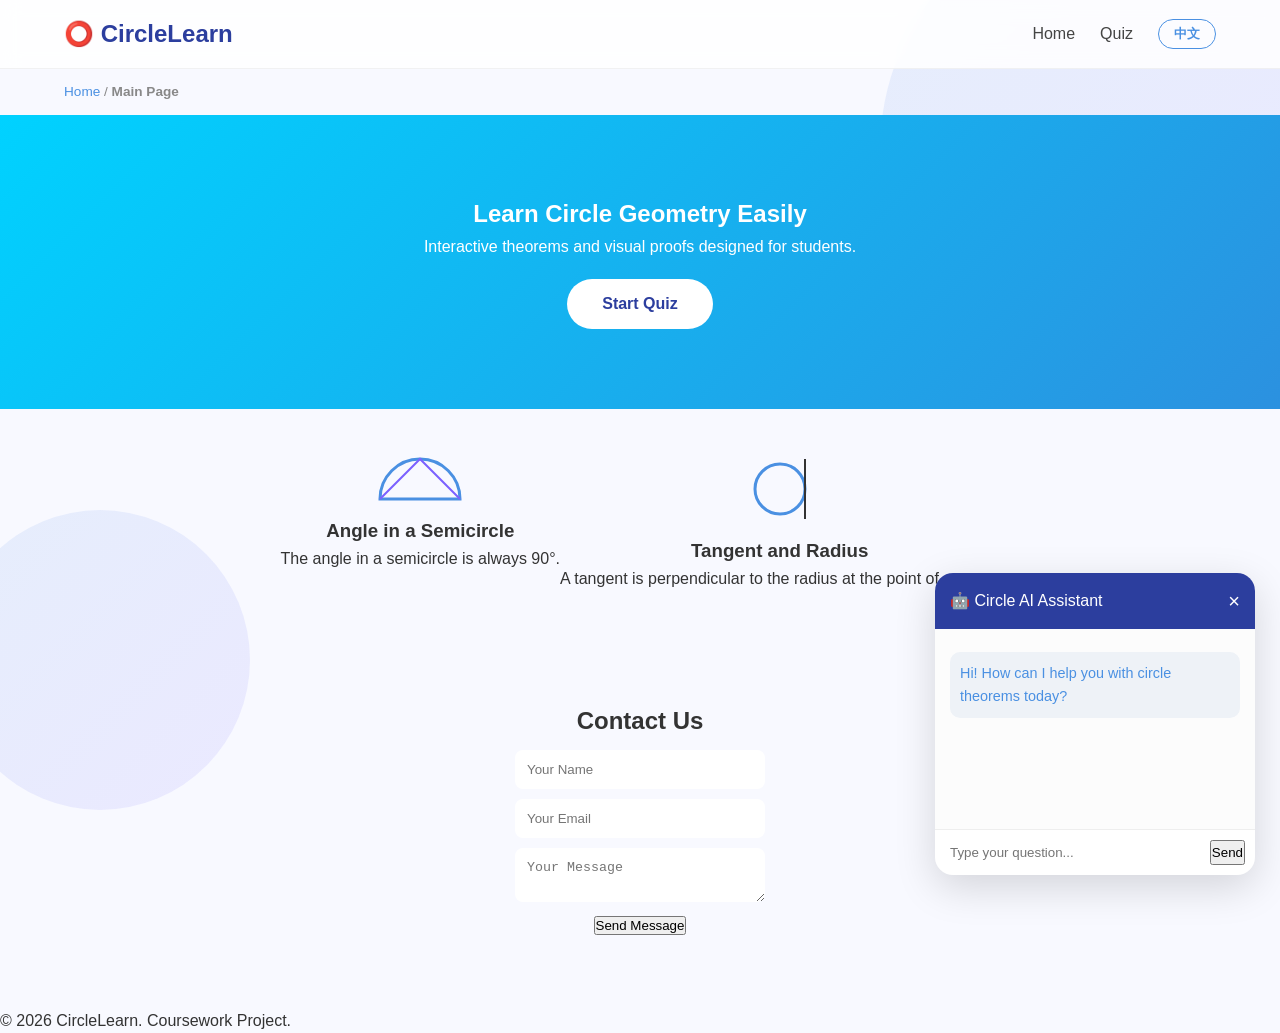
<file: index.html>
<!DOCTYPE html>
<html lang="en">
<head>
    <meta charset="UTF-8">
    <meta name="viewport" content="width=device-width, initial-scale=1.0">
    <title>CircleLearn - Professional Version</title>
    <link rel="stylesheet" href="style.css">
</head>
<body>

    <div class="bg-decoration">
        <div class="circle circle-large"></div>
        <div class="circle circle-small"></div>
    </div>


    <nav class="main-nav">
        <div class="logo" onclick="location.href='index.html'">⭕ CircleLearn</div>
        
        <div class="nav-links">
            <a href="index.html" id="nav-home">Home</a>
            <a href="quiz.html" id="nav-quiz">Quiz</a>
            <button id="lang-toggle" class="lang-btn">中文</button>
        </div>
    </nav>


    <div class="breadcrumb-container">
        <a href="index.html" id="breadcrumb-home">Home</a> 
        <span>/</span> 
        <strong id="current-page">Main Page</strong>
    </div>


    <main class="content-wrapper">
        
        <section class="hero-section fade-in">
            <h1 id="hero-title">Learn Circle Geometry Easily</h1>
            <p id="hero-desc">Interactive theorems and visual proofs designed for students.</p>
            <a href="quiz.html" class="btn-main" id="hero-btn">Start Quiz</a>
        </section>

        <section class="cards-grid fade-in">
            <div class="visual-aid" style="text-align: center; margin-bottom: 10px;">
                 <svg width="100" height="60" viewBox="0 0 100 60">
                     <path d="M 10 50 A 40 40 0 0 1 90 50 Z" fill="none" stroke="#4A90E2" stroke-width="3"/>
                     <path d="M 10 50 L 50 10 L 90 50" fill="none" stroke="#7B61FF" stroke-width="2"/>
                 </svg>
                 <h3 id="card-1-title">Angle in a Semicircle</h3>
                 <p id="card-1-desc">The angle in a semicircle is always 90°.</p>
             </div>
            <div class="visual-aid" style="text-align: center; margin-bottom: 10px;">
                 <svg width="100" height="80" viewBox="0 0 100 80">
                     <circle cx="50" cy="40" r="25" fill="none" stroke="#4A90E2" stroke-width="3"/>
                      <line x1="75" y1="10" x2="75" y2="70" stroke="#333" stroke-width="2"/>
                 </svg>
                 <h3 id="card-2-title">Tangent and Radius</h3>
                 <p id="card-2-desc">A tangent is perpendicular to the radius at the point of contact.</p>
            </div>
        </section>

    </main>
    
    <section class="contact fade-in">
    <h2 id="contact-title">Contact Us</h2>

    <input type="text" id="name-input" placeholder="Your Name">
    <input type="email" id="email-input" placeholder="Your Email">
    <textarea id="msg-input" placeholder="Your Message"></textarea>

    <button id="send-btn" onclick="sendMessage()">Send Message</button>

    <p id="form-status"></p>
</section>


    <div class="ai-floating-widget" id="ai-widget">
        <div class="ai-header">
            <span id="ai-title">🤖 Circle AI Assistant</span>
            <button class="ai-close-x" onclick="toggleAI()">×</button>
        </div>
        
        <div class="ai-body" id="chat-box">
            <p class="bot-text" id="ai-welcome">Hi! How can I help you with circle theorems today?</p>
        </div>
        
        <div class="ai-footer">
            <input type="text" id="ai-input" placeholder="Type your question...">
            <button class="ai-send-btn" id="ai-send-btn" onclick="askAI()">Send</button>
        </div>
    </div>

    <button class="ai-open-trigger" id="ai-open-btn" onclick="toggleAI()">💬</button>


    <footer class="main-footer">
        <p id="footer-text">© 2026 CircleLearn. Coursework Project.</p>
    </footer>


    <script src="script.js"></script>

</body>
</html>
</file>
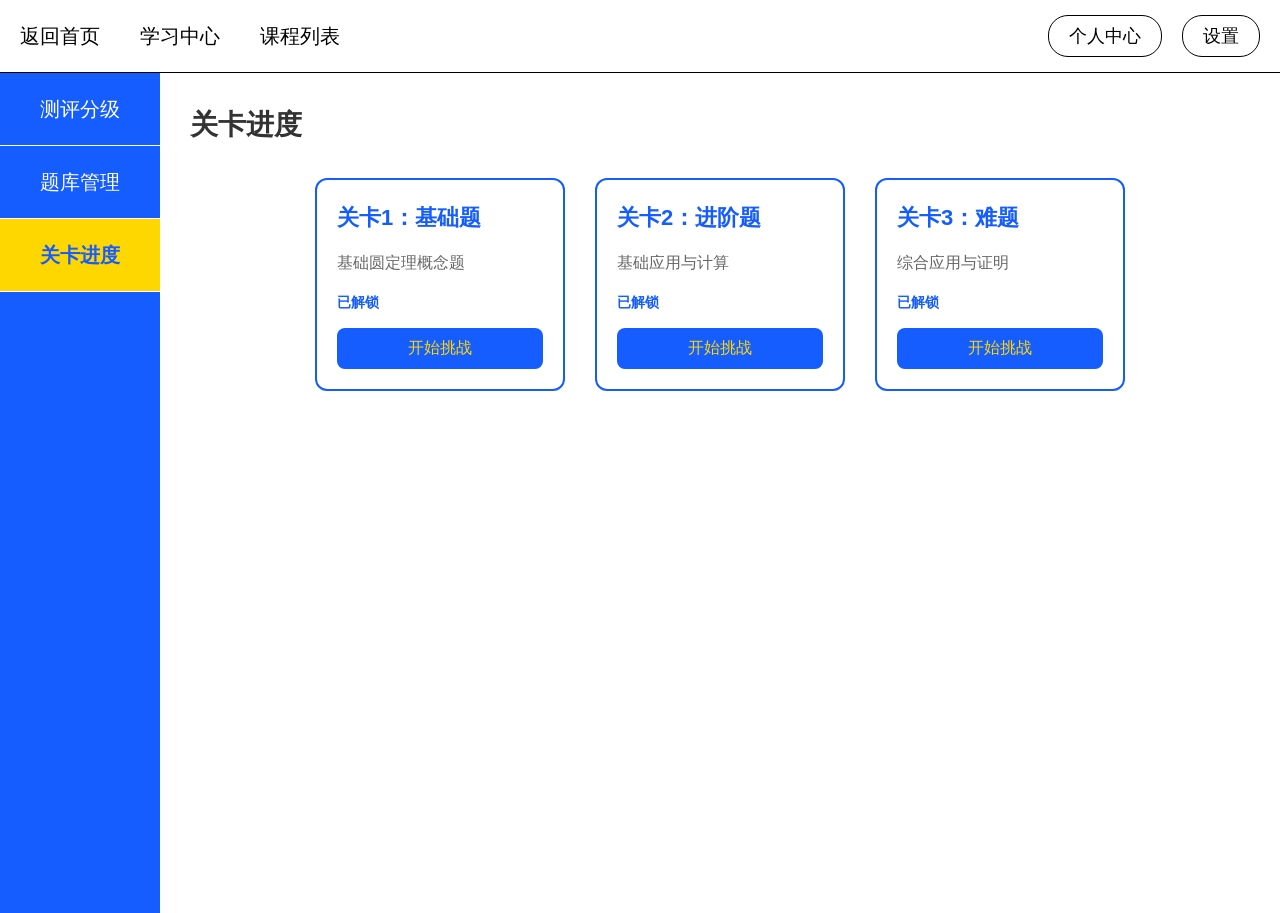
<file: level-progress.html>
<!DOCTYPE html>
<html lang="en">
<head>
    <meta charset="UTF-8">
    <meta name="viewport" content="width=device-width, initial-scale=1.0">
    <title>Circle Theorems - Level Progress</title>
    <link rel="stylesheet" href="../style.css">
    <link rel="stylesheet" href="level-progress.css">
</head>
<body>
    <!-- 顶部导航栏 -->
    <header class="top-nav">
        <a href="../index.html" class="nav-item">返回首页</a>
        <a href="../learning/learning.html" class="nav-item">学习中心</a>
        <a href="../courses/courses.html" class="nav-item">课程列表</a>
        <div class="nav-right">
            <button class="nav-btn">个人中心</button>
            <button class="nav-btn">设置</button>
        </div>
    </header>

    <div class="page-container">
        <!-- 左侧边栏 -->
        <aside class="sidebar">
            <div class="sidebar-item">测评分级</div>
            <div class="sidebar-item">题库管理</div>
            <div class="sidebar-item active">关卡进度</div>
        </aside>

        <!-- 主内容区 -->
        <main class="main-content">
            <div class="progress-header">关卡进度</div>

            <div class="level-container">
                <!-- 关卡1 -->
                <div class="level-card" id="level1-card">
                    <div class="level-title">关卡1：基础题</div>
                    <div class="level-desc">基础圆定理概念题</div>
                    <div class="level-status" id="level1-status">未解锁</div>
                    <button class="level-btn" id="level1-btn" onclick="startLevel('level1')">开始挑战</button>
                </div>

                <!-- 关卡2 -->
                <div class="level-card locked" id="level2-card">
                    <div class="level-title">关卡2：进阶题</div>
                    <div class="level-desc">基础应用与计算</div>
                    <div class="level-status" id="level2-status">未解锁</div>
                    <button class="level-btn" id="level2-btn" disabled onclick="startLevel('level2')">已锁定</button>
                </div>

                <!-- 关卡3 -->
                <div class="level-card locked" id="level3-card">
                    <div class="level-title">关卡3：难题</div>
                    <div class="level-desc">综合应用与证明</div>
                    <div class="level-status" id="level3-status">未解锁</div>
                    <button class="level-btn" id="level3-btn" disabled onclick="startLevel('level3')">已锁定</button>
                </div>
            </div>
        </main>
    </div>

    <script src="level-progress.js"></script>
</body>
</html>
</file>
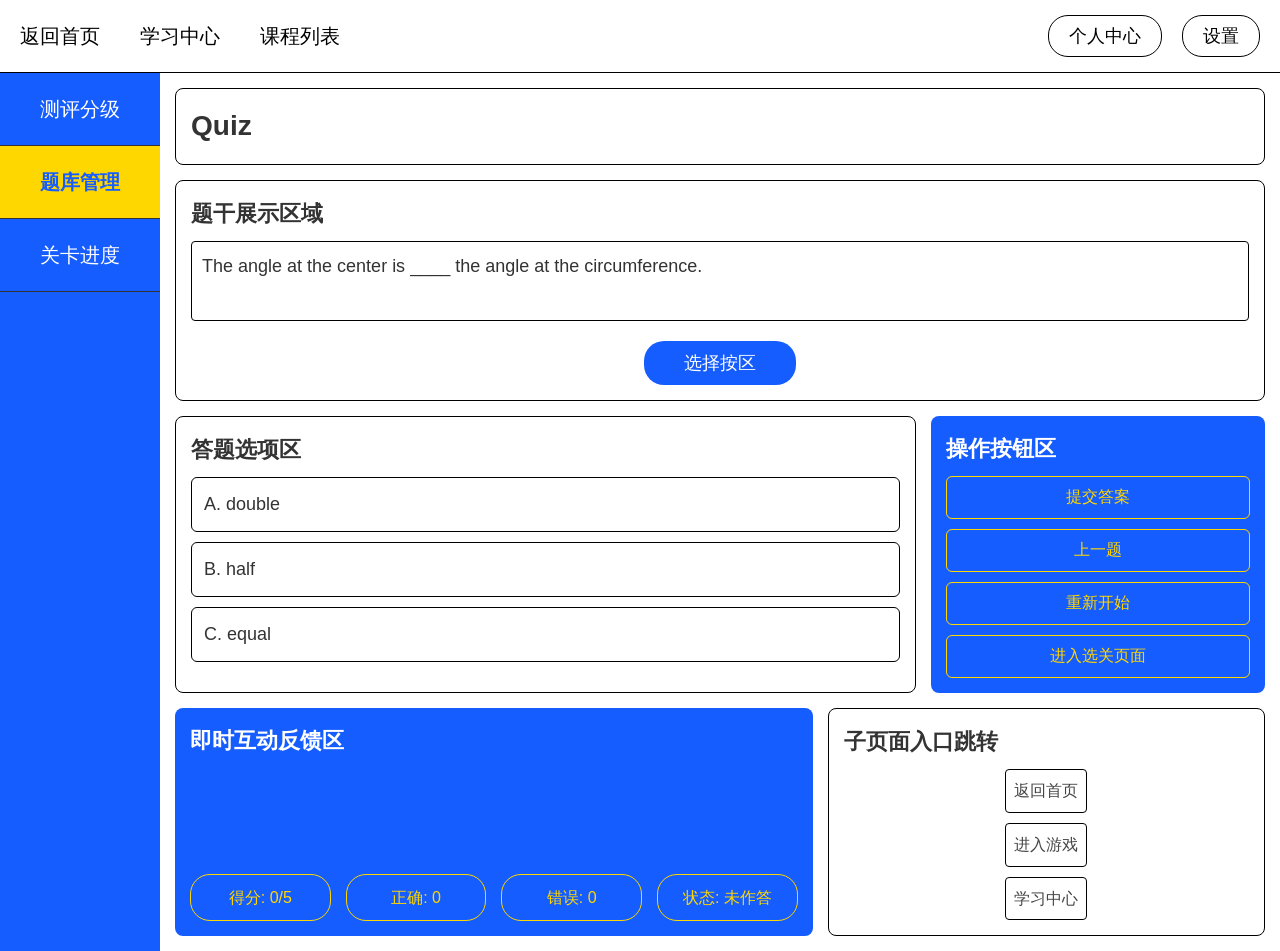
<file: quiz.html>
<!DOCTYPE html>
<html lang="en">
<head>
    <meta charset="UTF-8">
    <meta name="viewport" content="width=device-width, initial-scale=1.0">
    <title>Circle Theorems - Quiz</title>
    <link rel="stylesheet" href="../style.css">
    <link rel="stylesheet" href="quiz.css">
</head>
<body>
    <!-- 顶部导航栏 -->
    <header class="top-nav">
        <a href="../index.html" class="nav-item">返回首页</a>
        <a href="../learning/learning.html" class="nav-item">学习中心</a>
        <a href="../courses/courses.html" class="nav-item">课程列表</a>
        <div class="nav-right">
            <button class="nav-btn">个人中心</button>
            <button class="nav-btn">设置</button>
        </div>
    </header>

    <div class="page-container">
        <!-- 左侧边栏 -->
        <aside class="sidebar">
            <div class="sidebar-item">测评分级</div>
            <div class="sidebar-item active">题库管理</div>
            <div class="sidebar-item">关卡进度</div>
        </aside>

        <!-- 主内容区 -->
        <main class="main-content">
            <div class="quiz-header">Quiz</div>

            <!-- 第一行：仅保留题干展示区，占满整行 -->
            <div class="row">
                <div class="question-area full-width">
                    <div class="area-title">题干展示区域</div>
                    <div class="question-display">
                        <div id="question-text"></div>
                    </div>
                    <div class="select-btn-area">
                        <button class="select-btn">选择按区</button>
                    </div>
                </div>
            </div>

            <!-- 第二行：答题选项区7 + 操作按钮区3 -->
            <div class="row">
                <div class="options-area" style="flex: 7;">
                    <div class="area-title">答题选项区</div>
                    <div id="options-container" class="options-list"></div>
                </div>

                <div class="action-btn-area" style="flex: 3;">
                    <div class="area-title white-text">操作按钮区</div>
                    <div class="btn-group vertical">
                        <button id="submit-btn" class="action-btn">提交答案</button>
                        <button id="next-btn" class="action-btn" style="display: none;">下一题</button>
                        <button id="prev-btn" class="action-btn">上一题</button>
                        <button id="restart-btn" class="action-btn">重新开始</button>
                        <button id="goto-levels-btn" class="action-btn">进入选关页面</button>
                    </div>
                </div>
            </div>

            <!-- 第三行：反馈区 + 跳转区 -->
            <div class="row">
                <div class="feedback-area">
                    <div class="area-title white-text">即时互动反馈区</div>
                    <div class="feedback-buttons">
                        <div class="feedback-btn" id="feedback-score">得分: 0/5</div>
                        <div class="feedback-btn" id="feedback-correct">正确: 0</div>
                        <div class="feedback-btn" id="feedback-wrong">错误: 0</div>
                        <div class="feedback-btn" id="feedback-status">状态: 未作答</div>
                    </div>
                </div>

                <div class="nav-area">
                    <div class="area-title">子页面入口跳转</div>
                    <div class="nav-links">
                        <a href="../index.html" class="nav-link">返回首页</a>
                        <a href="../game/game.html" class="nav-link">进入游戏</a>
                        <a href="../learning/learning.html" class="nav-link">学习中心</a>
                    </div>
                </div>
            </div>
        </main>
    </div>

    <script src="quiz.js"></script>
</body>
</html>
</file>
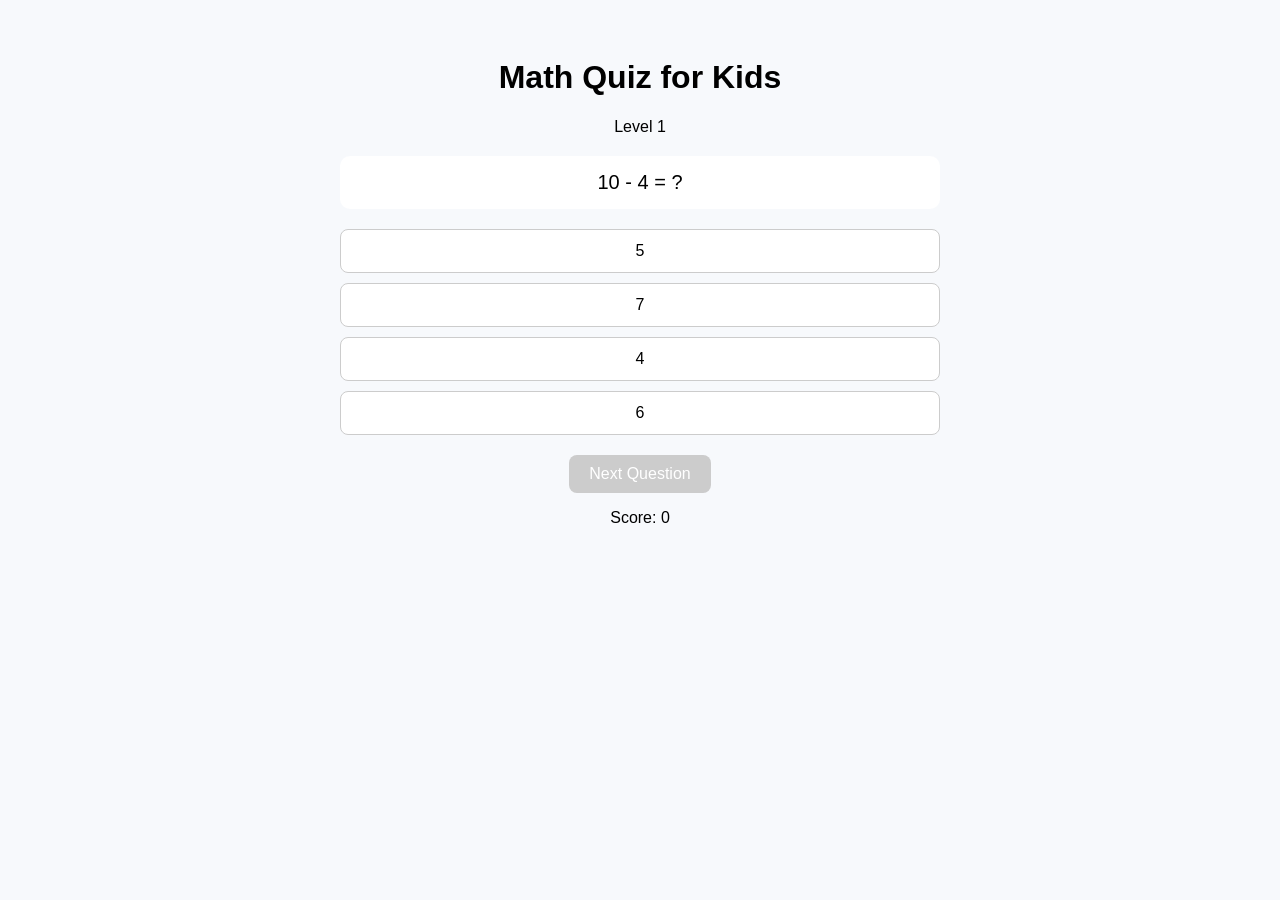
<file: quiz.v1/quiz_v1.html>
<!DOCTYPE html>
<html lang="en">
<head>
    <meta charset="UTF-8">
    <meta name="viewport" content="width=device-width, initial-scale=1.0">
    <title>Quiz V1 - Kids Math Game</title>
    <link rel="stylesheet" href="quiz_v1.css">
</head>
<body>
    <div class="container">
        <h1>Math Quiz for Kids</h1>
        <p id="level">Level 1</p>

        <div class="question" id="question">Loading question...</div>
        
        <div class="options" id="options"></div>
        
        <div class="feedback" id="feedback"></div>
        
        <button id="nextBtn" onclick="nextQuestion()" disabled>Next Question</button>
        <p id="score">Score: 0</p>
    </div>

    <script src="quiz_v1.js"></script>
</body>
</html>
</file>
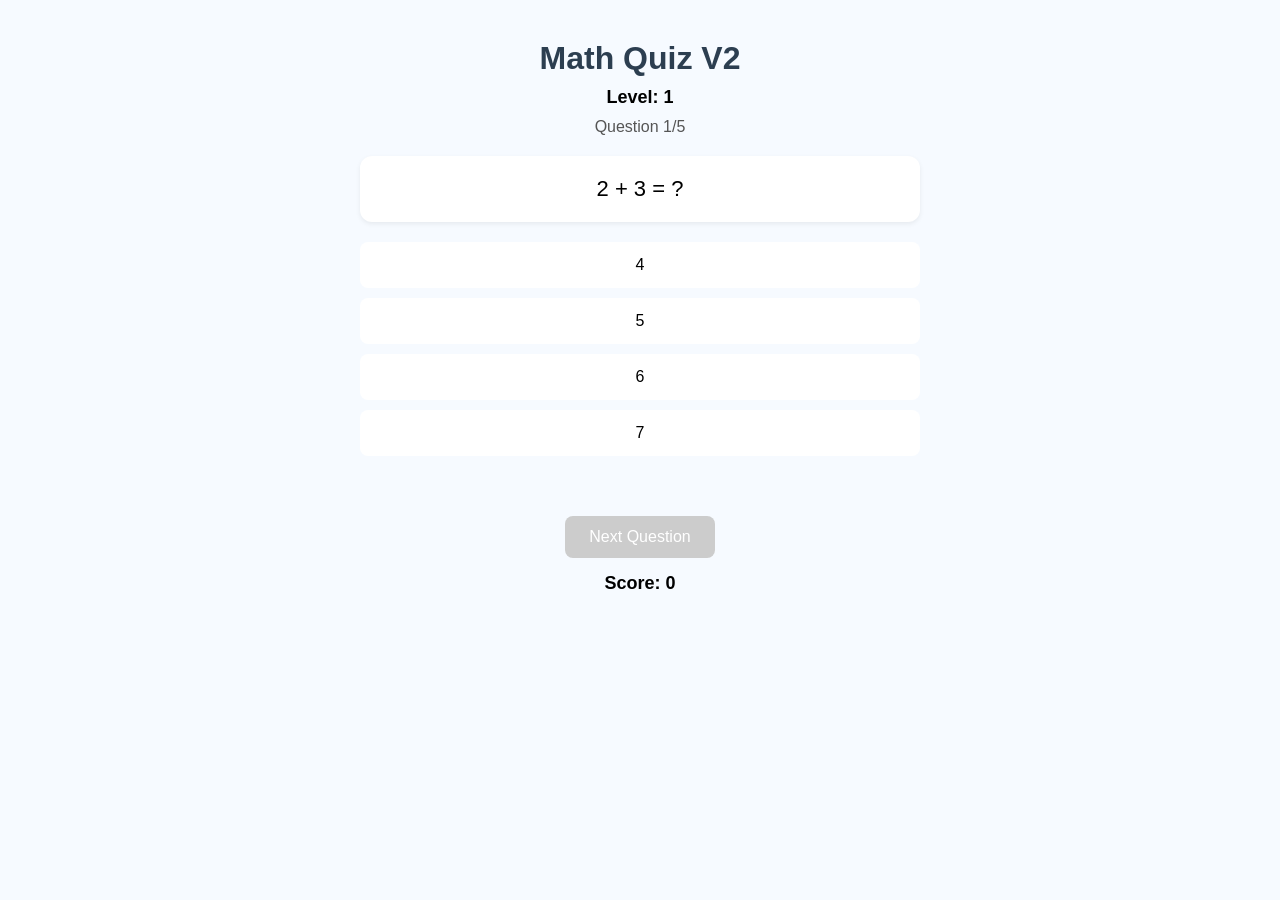
<file: quiz.v2/quiz.html>
<!DOCTYPE html>
<html lang="en">
<head>
  <meta charset="UTF-8" />
  <meta name="viewport" content="width=device-width, initial-scale=1.0"/>
  <title>Quiz V2 - Kids Math</title>
  <link rel="stylesheet" href="quiz.css" />
</head>
<body>
  <div class="container">
    <h1>Math Quiz V2</h1>
    <div class="level">Level: <span id="currentLevel">1</span></div>

    <div class="progress">
      Question <span id="qNum">1</span>/5
    </div>

    <div class="question" id="question">Loading...</div>
    <div class="options" id="options"></div>
    <div class="feedback" id="feedback"></div>

    <button id="nextBtn" disabled>Next Question</button>
    <div class="score">Score: <span id="score">0</span></div>

    <div class="result" id="result" style="display:none;">
      <h2>Quiz Finished!</h2>
      <p>Final Score: <span id="finalScore">0</span>/5</p>
      <button onclick="restart()">Try Again</button>
    </div>
  </div>

  <script src="quiz.js"></script>
</body>
</html>
</file>
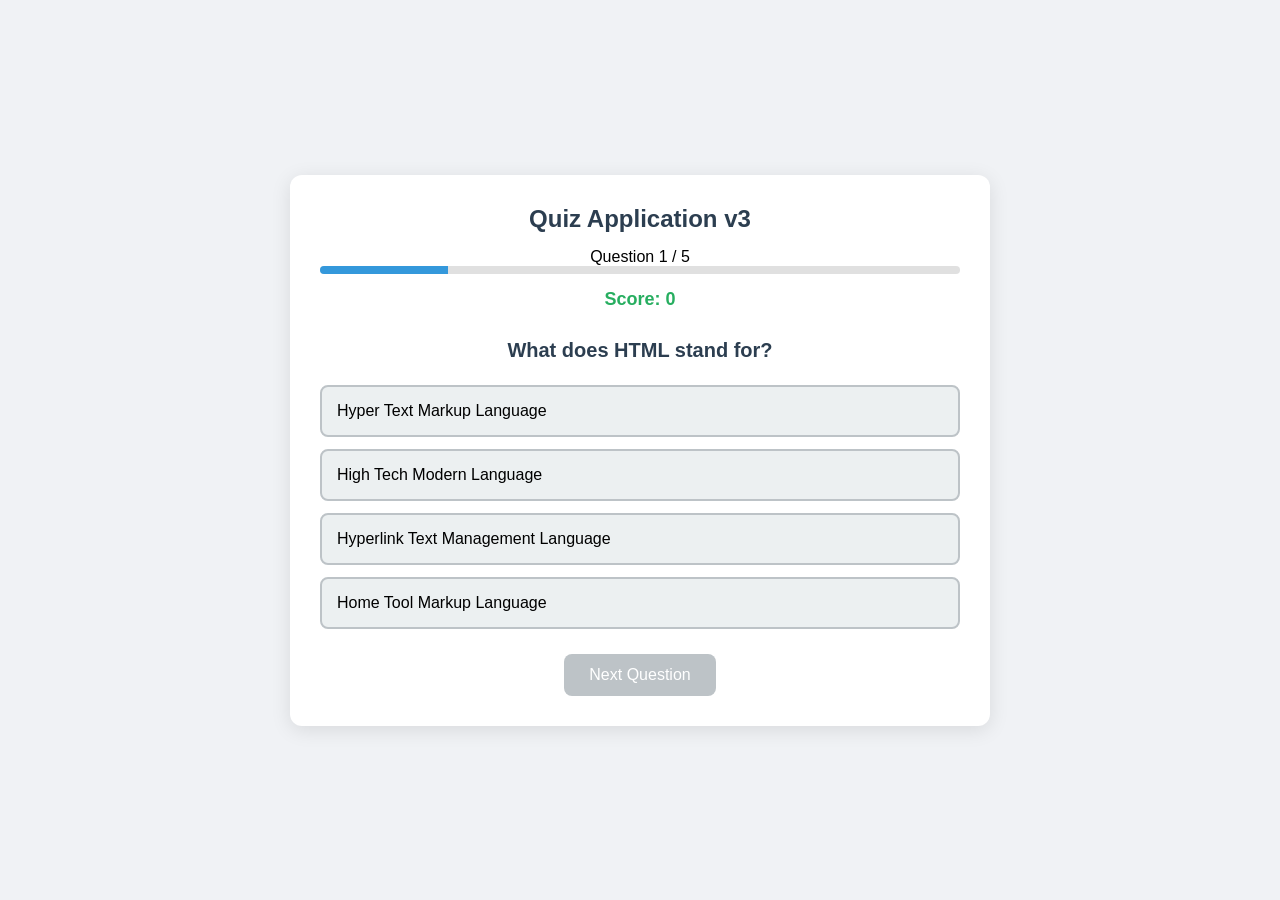
<file: quiz.v3/quiz.html>
<!DOCTYPE html>
<html lang="en">
<head>
    <meta charset="UTF-8">
    <meta name="viewport" content="width=device-width, initial-scale=1.0">
    <title>Quiz App v3</title>
    <link rel="stylesheet" href="quiz.css">
</head>
<body>
    <div class="quiz-container">
        <div class="quiz-header">
            <h1>Quiz Application v3</h1>
            <div class="progress">
                <span id="progress-text">Question <span id="current-question">1</span> / <span id="total-questions">5</span></span>
                <div class="progress-bar">
                    <div id="progress-fill"></div>
                </div>
            </div>
            <div class="score-display">Score: <span id="score">0</span></div>
        </div>

        <div id="quiz-content">
            <h2 id="question"></h2>
            <div id="answers" class="answers-container"></div>
        </div>

        <div class="controls">
            <button id="next-btn" class="btn" disabled>Next Question</button>
            <button id="restart-btn" class="btn" style="display:none;">Restart Quiz</button>
        </div>

        <div id="result" class="result-container" style="display:none;">
            <h2>Quiz Completed!</h2>
            <p>Your final score: <span id="final-score"></span>/<span id="final-total"></span></p>
            <p id="performance-text"></p>
        </div>
    </div>

    <script src="quiz.js"></script>
</body>
</html>
</file>
<file: style.css>
/* =========================================
   1. 全局基础样式 (Global Settings)
   ========================================= */
* { box-sizing: border-box; margin: 0; padding: 0; }
body {
    font-family: 'Segoe UI', Arial, sans-serif;
    background-color: #f8f9ff;
    color: #333;
    line-height: 1.6;
}

/* =========================================
   2. 背景装饰 (Background Decoration)
   ========================================= */
.bg-decoration {
    position: fixed; top: 0; left: 0; width: 100%; height: 100%;
    z-index: -1; overflow: hidden;
}
.circle {
    position: absolute; border-radius: 50%;
    background: linear-gradient(135deg, rgba(74,144,226,0.1), rgba(123,97,255,0.1));
}
.circle-large { width: 500px; height: 500px; top: -100px; right: -100px; }
.circle-small { width: 300px; height: 300px; bottom: 10%; left: -50px; }

/* =========================================
   3. 导航栏 (Navigation Bar)
   ========================================= */
.main-nav {
    position: sticky; top: 0; z-index: 1000;
    display: flex; justify-content: space-between; align-items: center;
    padding: 15px 5%;
    background: rgba(255, 255, 255, 0.85);
    backdrop-filter: blur(10px);
    border-bottom: 1px solid rgba(0,0,0,0.05);
}
.logo { font-size: 1.5rem; font-weight: bold; color: #2c3e9e; cursor: pointer; }
.nav-links { display: flex; align-items: center; gap: 25px; }
.nav-links a { text-decoration: none; color: #444; font-weight: 500; transition: 0.3s; }
.nav-links a:hover { color: #4A90E2; }

/* =========================================
   4. 面包屑 (Breadcrumbs)
   ========================================= */
.breadcrumb-container { padding: 12px 5%; font-size: 0.85rem; color: #888; }
.breadcrumb-container a { color: #4A90E2; text-decoration: none; }

/* =========================================
   5. Hero 区域 (Hero Section)
   ========================================= */
@keyframes bgglow { 0% {background-position:0% 50%} 50% {background-position:100% 50%} 100% {background-position:0% 50%} }
.hero-section {
    padding: 80px 5%; text-align: center; color: white;
    background: linear-gradient(-45deg, #4A90E2, #7B61FF, #3A7BD5, #00D2FF);
    background-size: 400% 400%;
    animation: bgglow 15s ease infinite;
}
.btn-main {
    display: inline-block; margin-top: 20px; padding: 12px 35px;
    background: white; color: #2c3e9e; font-weight: bold;
    border-radius: 30px; text-decoration: none; transition: 0.3s;
}
.btn-main:hover { transform: scale(1.05); box-shadow: 0 5px 15px rgba(0,0,0,0.2); }

/* =========================================
   6. 知识卡片 (Info Cards)
   ========================================= */
.cards-grid { display: flex; justify-content: center; flex-wrap: wrap; padding: 40px 5%; }
.info-card {
    background: white; padding: 30px; margin: 15px; width: 300px;
    border-radius: 15px; box-shadow: 0 4px 12px rgba(0,0,0,0.05);
    transition: 0.3s; border: 1px solid rgba(0,0,0,0.02);
}
.info-card:hover { transform: translateY(-10px); box-shadow: 0 10px 25px rgba(74,144,226,0.15); }

/* =========================================
   7. AI 悬浮窗 (AI Floating Widget)
   ========================================= */
.ai-floating-widget {
    position: fixed; bottom: 25px; right: 25px; width: 320px;
    background: white; border-radius: 18px; z-index: 2000;
    box-shadow: 0 12px 40px rgba(0,0,0,0.15);
    display: flex; flex-direction: column; overflow: hidden;
    transition: 0.4s cubic-bezier(0.175, 0.885, 0.32, 1.275);
}
/* 隐藏类 */
.ai-hidden { transform: scale(0); opacity: 0; pointer-events: none; }

.ai-header { background: #2c3e9e; color: white; padding: 15px; display: flex; justify-content: space-between; }
.ai-close-x { background: none; border: none; color: white; font-size: 20px; cursor: pointer; }
.ai-body { height: 200px; padding: 15px; background: #fcfcfc; overflow-y: auto; }
.bot-text { background: #eef2f7; padding: 10px; border-radius: 10px; font-size: 0.9rem; }
.ai-footer { padding: 10px; display: flex; border-top: 1px solid #eee; }
.ai-footer input { flex: 1; border: none; outline: none; padding: 5px; }

/* 激活按钮 */
.ai-open-trigger {
    position: fixed; bottom: 25px; right: 25px; width: 60px; height: 60px;
    border-radius: 50%; background: #2c3e9e; color: white; border: none;
    font-size: 24px; cursor: pointer; box-shadow: 0 5px 15px rgba(0,0,0,0.2);
    display: none; /* 默认隐藏，窗体关闭时显示 */
}

/* =========================================
   8. 多语言按钮 (Language Button)
   ========================================= */
.lang-btn {
    background: transparent; border: 1.5px solid #4A90E2; color: #4A90E2;
    padding: 5px 15px; border-radius: 20px; cursor: pointer; font-weight: bold;
}
.lang-btn:hover { background: #4A90E2; color: white; }
.user-text {
    text-align: right;
    color: #333;
    margin: 8px 0;
}

.bot-text {
    text-align: left;
    color: #4A90E2;
    margin: 8px 0;
}
.fade-in {
    opacity: 0;
    transform: translateY(40px);
    transition: all 0.8s ease;
}

.fade-in.show {
    opacity: 1;
    transform: translateY(0);
}
.contact {
    padding: 60px 20px;
    text-align: center;
}

.contact input,
.contact textarea {
    display: block;
    margin: 10px auto;
    padding: 12px;
    width: 250px;
    border-radius: 8px;
    border: none;
}

#form-status {
    margin-top: 10px;
    font-size: 14px;
}
/* =========================================
   手机端适配：解决导航栏重叠与卡片溢出
   ========================================= */
@media (max-width: 768px) {
    /* 1. 导航栏改为垂直居中布局 */
    .main-nav {
        flex-direction: column; 
        padding: 10px;
    }
    .nav-links {
        margin-top: 15px;
        gap: 15px; /* 按钮间距缩小 */
    }

    /* 2. 卡片在手机上垂直排列并占满宽度 */
    .info-card {
        width: 90%; 
        margin: 10px auto;
    }

    /* 3. Hero 文字在小屏上缩小防止换行难看 */
    .hero-section h1 {
        font-size: 1.8rem;
    }
}
@media (max-width: 600px) {
    .main-nav { flex-direction: column; height: auto; }
    .nav-links { margin: 10px 0; gap: 10px; }
    .hero-section h1 { font-size: 1.5rem; }
    .info-card { width: 95%; margin: 10px auto; }
}
</file>
<file: level-progress.css>
/* 全局重置 */
* {
    margin: 0;
    padding: 0;
    box-sizing: border-box;
    font-family: sans-serif;
}

body {
    background: #fff;
}

/* 顶部导航栏 */
.top-nav {
    display: flex;
    align-items: center;
    justify-content: center;
    gap: 40px;
    padding: 15px 20px;
    border-bottom: 1px solid #000;
    border-radius: 16px 16px 0 0;
}

.nav-item {
    text-decoration: none;
    color: #000;
    font-size: 20px;
}

.nav-right {
    margin-left: auto;
    display: flex;
    gap: 20px;
}

.nav-btn {
    padding: 8px 20px;
    border: 1px solid #000;
    border-radius: 20px;
    background: #fff;
    font-size: 18px;
    cursor: pointer;
}

/* 页面容器 */
.page-container {
    display: flex;
    min-height: calc(100vh - 60px);
}

/* 左侧边栏 黑色 → 蓝色 */
.sidebar {
    width: 160px;
    background: #165DFF;
    color: #fff;
    display: flex;
    flex-direction: column;
}

.sidebar-item {
    padding: 20px;
    text-align: center;
    font-size: 20px;
    border-bottom: 1px solid #fff;
}

.sidebar-item.active {
    background: #FFD700;
    color: #165DFF;
    font-weight: bold;
}

/* 主内容区 */
.main-content {
    flex: 1;
    padding: 30px;
}

.progress-header {
    font-size: 28px;
    font-weight: bold;
    margin-bottom: 30px;
}

.level-container {
    display: flex;
    gap: 30px;
    justify-content: center;
    flex-wrap: wrap;
}

.level-card {
    width: 250px;
    border: 2px solid #165DFF;
    border-radius: 12px;
    padding: 20px;
    display: flex;
    flex-direction: column;
    gap: 15px;
    transition: 0.3s;
}

.level-card.locked {
    opacity: 0.5;
    background: #eee;
}

.level-title {
    font-size: 22px;
    font-weight: bold;
    color: #165DFF;
}

.level-desc {
    font-size: 16px;
    color: #666;
}

.level-status {
    font-size: 14px;
    color: #165DFF;
    font-weight: bold;
}

.level-btn {
    margin-top: auto;
    padding: 10px;
    border: none;
    border-radius: 8px;
    background: #165DFF;
    color: #FFD700;
    font-size: 16px;
    cursor: pointer;
}

.level-btn:disabled {
    background: #999;
    cursor: not-allowed;
}

.level-btn:hover:not(:disabled) {
    background: #0E42C2;
    color: #fff;
}
</file>
<file: quiz.css>
/* 全局重置 */
* {
    margin: 0;
    padding: 0;
    box-sizing: border-box;
    font-family: sans-serif;
}

body {
    background: #fff;
}

/* 顶部导航栏 */
.top-nav {
    display: flex;
    align-items: center;
    justify-content: center;
    gap: 40px;
    padding: 15px 20px;
    border-bottom: 1px solid #000;
    border-radius: 16px 16px 0 0;
}

.nav-item {
    text-decoration: none;
    color: #000;
    font-size: 20px;
}

.nav-right {
    margin-left: auto;
    display: flex;
    gap: 20px;
}

.nav-btn {
    padding: 8px 20px;
    border: 1px solid #000;
    border-radius: 20px;
    background: #fff;
    font-size: 18px;
    cursor: pointer;
}

/* 页面容器 */
.page-container {
    display: flex;
    min-height: calc(100vh - 60px);
}

/* 左侧边栏 黑色 → 深蓝色 */
.sidebar {
    width: 160px;
    background: #165DFF; /* 主蓝色 */
    color: #fff;
    display: flex;
    flex-direction: column;
}

.sidebar-item {
    padding: 20px;
    text-align: center;
    font-size: 20px;
    border-bottom: 1px solid #333;
}

.sidebar-item.active {
    background: #FFD700; /* 黄色 */
    color: #165DFF;
    font-weight: bold;
}

/* 主内容区 */
.main-content {
    flex: 1;
    padding: 15px;
    display: flex;
    flex-direction: column;
    gap: 15px;
}

.quiz-header {
    border: 1px solid #000;
    padding: 15px;
    font-size: 28px;
    font-weight: bold;
    border-radius: 8px;
}

.row {
    display: flex;
    gap: 15px;
    flex: 1;
}

/* 区域通用样式 */
.area-title {
    font-size: 22px;
    font-weight: bold;
    margin-bottom: 10px;
}

.white-text {
    color: #fff;
}

/* 题干展示区域 */
.question-area {
    flex: 1;
    border: 1px solid #000;
    padding: 15px;
    border-radius: 8px;
    display: flex;
    flex-direction: column;
}

.question-area.full-width {
    flex: 1 1 100%;
    max-width: 100%;
}

.question-display {
    display: flex;
    gap: 15px;
    margin-bottom: 20px;
}

#question-text {
    flex: 1;
    border: 1px solid #000;
    padding: 10px;
    border-radius: 4px;
    min-height: 80px;
    font-size: 18px;
}

.choice-preview {
    display: none;
}

.select-btn-area {
    display: flex;
    justify-content: center;
}

.select-btn {
    background: #165DFF;
    color: #fff;
    border: none;
    padding: 10px 40px;
    border-radius: 20px;
    font-size: 18px;
    cursor: pointer;
}

.select-btn:hover {
    background: #0E42C2;
}

/* 答题选项区 */
.options-area {
    border: 1px solid #000;
    padding: 15px;
    border-radius: 8px;
    display: flex;
    flex-direction: column;
}

.options-list {
    display: flex;
    flex-direction: column;
    gap: 10px;
}

.option-item {
    padding: 12px;
    border: 1px solid #000;
    border-radius: 6px;
    cursor: pointer;
    font-size: 18px;
    transition: 0.2s;
}

.option-item:hover {
    background: #eef;
}

.option-item.selected {
    background: #165DFF;
    color: #fff;
    border-color: #165DFF;
}

.option-item.correct {
    background: #00B42A;
    color: #fff;
    border-color: #00B42A;
}

.option-item.wrong {
    background: #F53F3F;
    color: #fff;
    border-color: #F53F3F;
}

/* 操作按钮区 黑色 → 深蓝色 */
.action-btn-area {
    background: #165DFF;
    color: #fff;
    padding: 15px;
    border-radius: 8px;
    display: flex;
    flex-direction: column;
}

.btn-group.vertical {
    display: flex;
    flex-direction: column;
    gap: 10px;
    margin-top: auto;
}

.action-btn {
    padding: 10px 20px;
    border: 1px solid #FFD700;
    background: #165DFF;
    color: #FFD700;
    border-radius: 6px;
    font-size: 16px;
    cursor: pointer;
}

.action-btn:hover {
    background: #0E42C2;
    color: #fff;
}

/* 即时互动反馈区 黑色 → 深蓝色 */
.feedback-area {
    flex: 1.5;
    background: #165DFF;
    color: #fff;
    padding: 15px;
    border-radius: 8px;
    display: flex;
    flex-direction: column;
}

.feedback-buttons {
    display: flex;
    gap: 15px;
    margin-top: auto;
}

.feedback-btn {
    flex: 1;
    border: 1px solid #FFD700;
    color: #FFD700;
    padding: 10px;
    border-radius: 20px;
    text-align: center;
}

/* 子页面入口跳转 */
.nav-area {
    flex: 1;
    border: 1px solid #000;
    padding: 15px;
    border-radius: 8px;
    display: flex;
    flex-direction: column;
}

.nav-links {
    display: flex;
    flex-direction: column;
    gap: 10px;
    margin-top: auto;
}

.nav-link {
    text-decoration: none;
    color: #000;
    padding: 8px;
    border: 1px solid #000;
    border-radius: 4px;
    text-align: center;
}

/* 响应式适配 */
@media (max-width: 1024px) {
    .row {
        flex-direction: column;
    }
    .sidebar {
        width: 120px;
    }
    .sidebar-item {
        font-size: 16px;
        padding: 15px;
    }
}
</file>
<file: quiz.v1/quiz_v1.css>
body {
    font-family: Arial;
    background: #f7f9fc;
    text-align: center;
    padding: 30px;
}

.container {
    max-width: 600px;
    margin: auto;
}

.question {
    font-size: 20px;
    margin: 20px 0;
    padding: 15px;
    background: white;
    border-radius: 10px;
}

.options {
    display: flex;
    flex-direction: column;
    gap: 10px;
    margin: 20px 0;
}

.option {
    padding: 12px;
    font-size: 16px;
    border: 1px solid #ccc;
    border-radius: 8px;
    background: white;
    cursor: pointer;
}

.option.correct {
    background: #d4edda;
    border-color: #28a745;
}

.option.wrong {
    background: #f8d7da;
    border-color: #dc3545;
}

.feedback {
    font-size: 18px;
    font-weight: bold;
    margin: 10px 0;
}

#nextBtn {
    padding: 10px 20px;
    font-size: 16px;
    background: #4a90e2;
    color: white;
    border: none;
    border-radius: 8px;
    cursor: pointer;
}

#nextBtn:disabled {
    background: #ccc;
}
</file>
<file: quiz.v2/quiz.css>
* {
  margin: 0;
  padding: 0;
  box-sizing: border-box;
  font-family: Arial, sans-serif;
}

body {
  background: #f6faff;
  padding: 20px;
}

.container {
  max-width: 600px;
  margin: 0 auto;
  text-align: center;
  padding: 20px;
}

h1 {
  margin-bottom: 10px;
  color: #2c3e50;
}

.level {
  font-size: 18px;
  margin-bottom: 10px;
  font-weight: bold;
}

.progress {
  font-size: 16px;
  margin-bottom: 20px;
  color: #555;
}

.question {
  font-size: 22px;
  background: white;
  padding: 20px;
  border-radius: 12px;
  margin-bottom: 20px;
  box-shadow: 0 2px 5px #0001;
}

.options {
  display: flex;
  flex-direction: column;
  gap: 10px;
  margin-bottom: 20px;
}

.option {
  padding: 14px;
  font-size: 16px;
  border: none;
  border-radius: 8px;
  background: white;
  cursor: pointer;
  transition: 0.2s;
}

.option:hover {
  background: #e3f2fd;
}

.option.correct {
  background: #d4edda;
  font-weight: bold;
}

.option.wrong {
  background: #f8d7da;
}

.feedback {
  font-size: 18px;
  font-weight: bold;
  margin-bottom: 15px;
  height: 25px;
}

#nextBtn {
  padding: 12px 24px;
  font-size: 16px;
  border: none;
  border-radius: 8px;
  background: #4285f4;
  color: white;
  cursor: pointer;
}

#nextBtn:disabled {
  background: #ccc;
  cursor: not-allowed;
}

.score {
  margin-top: 15px;
  font-size: 18px;
  font-weight: bold;
}

.result {
  margin-top: 30px;
  padding: 20px;
  background: white;
  border-radius: 12px;
  box-shadow: 0 2px 5px #0002;
}

.result button {
  margin-top: 15px;
  padding: 12px 24px;
  background: #34a853;
  color: white;
  border: none;
  border-radius: 8px;
  cursor: pointer;
}
</file>
<file: quiz.v3/quiz.css>
* {
    margin: 0;
    padding: 0;
    box-sizing: border-box;
    font-family: 'Arial', sans-serif;
}

body {
    background-color: #f0f2f5;
    display: flex;
    justify-content: center;
    align-items: center;
    min-height: 100vh;
    padding: 20px;
}

.quiz-container {
    background: white;
    border-radius: 12px;
    box-shadow: 0 4px 20px rgba(0,0,0,0.1);
    width: 100%;
    max-width: 700px;
    padding: 30px;
}

.quiz-header {
    text-align: center;
    margin-bottom: 25px;
}

.quiz-header h1 {
    color: #2c3e50;
    margin-bottom: 15px;
    font-size: 24px;
}

.progress {
    margin-bottom: 15px;
}

.progress-text {
    font-size: 14px;
    color: #7f8c8d;
    margin-bottom: 8px;
}

.progress-bar {
    height: 8px;
    background-color: #e0e0e0;
    border-radius: 4px;
    overflow: hidden;
}

#progress-fill {
    height: 100%;
    background-color: #3498db;
    width: 0%;
    transition: width 0.3s ease;
}

.score-display {
    font-size: 18px;
    font-weight: bold;
    color: #27ae60;
    margin-top: 10px;
}

#question {
    font-size: 20px;
    color: #2c3e50;
    margin-bottom: 20px;
    line-height: 1.5;
    text-align: center;
}

.answers-container {
    display: grid;
    grid-template-columns: 1fr;
    gap: 12px;
    margin-bottom: 25px;
}

.answer-btn {
    background-color: #ecf0f1;
    border: 2px solid #bdc3c7;
    border-radius: 8px;
    padding: 15px;
    font-size: 16px;
    cursor: pointer;
    transition: all 0.2s ease;
    text-align: left;
}

.answer-btn:hover {
    background-color: #d5dbdd;
    border-color: #95a5a6;
}

.answer-btn.selected {
    background-color: #3498db;
    color: white;
    border-color: #2980b9;
}

.answer-btn.correct {
    background-color: #27ae60;
    color: white;
    border-color: #219653;
}

.answer-btn.incorrect {
    background-color: #e74c3c;
    color: white;
    border-color: #c0392b;
}

.controls {
    display: flex;
    justify-content: center;
    gap: 15px;
}

.btn {
    background-color: #3498db;
    color: white;
    border: none;
    border-radius: 8px;
    padding: 12px 25px;
    font-size: 16px;
    cursor: pointer;
    transition: background-color 0.2s ease;
}

.btn:hover {
    background-color: #2980b9;
}

.btn:disabled {
    background-color: #bdc3c7;
    cursor: not-allowed;
}

.result-container {
    text-align: center;
    padding: 20px;
}

.result-container h2 {
    color: #2c3e50;
    margin-bottom: 15px;
}

.result-container p {
    font-size: 18px;
    margin-bottom: 10px;
}

#performance-text {
    font-weight: bold;
    color: #3498db;
}
</file>
